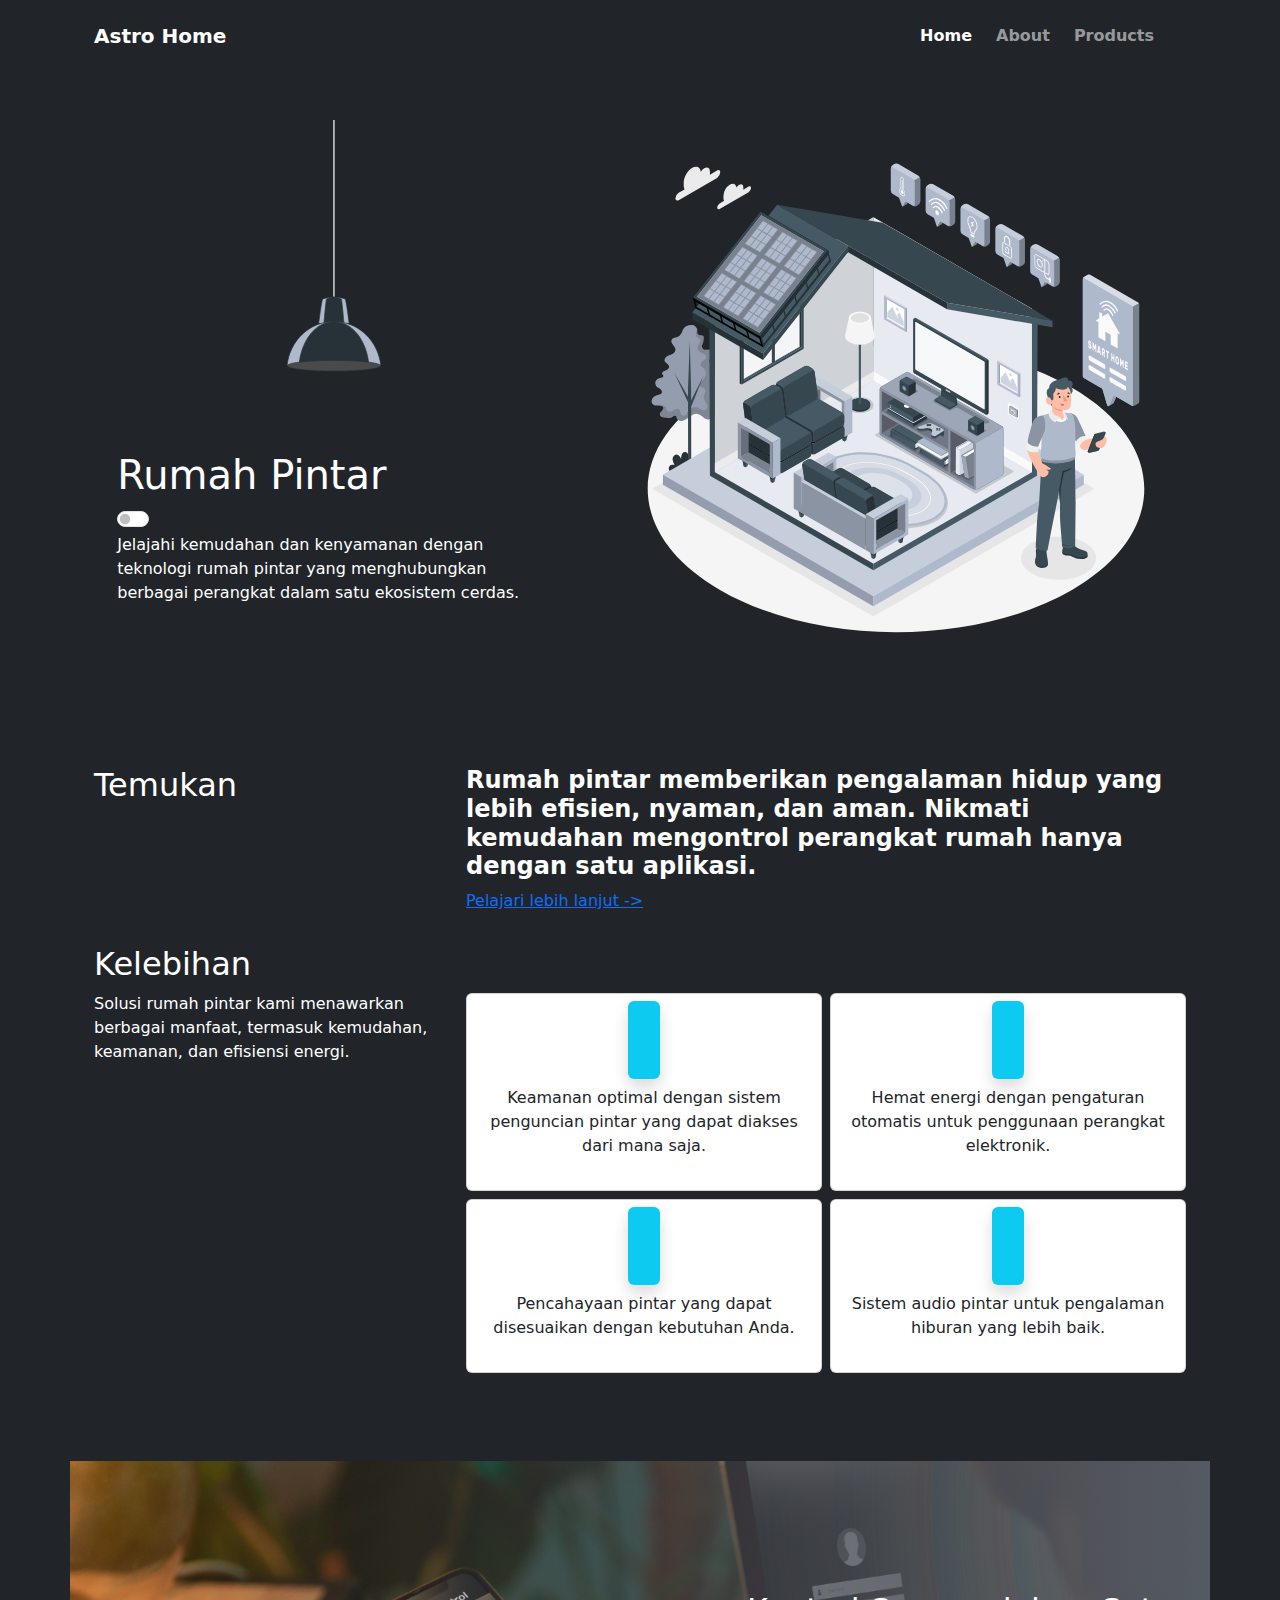
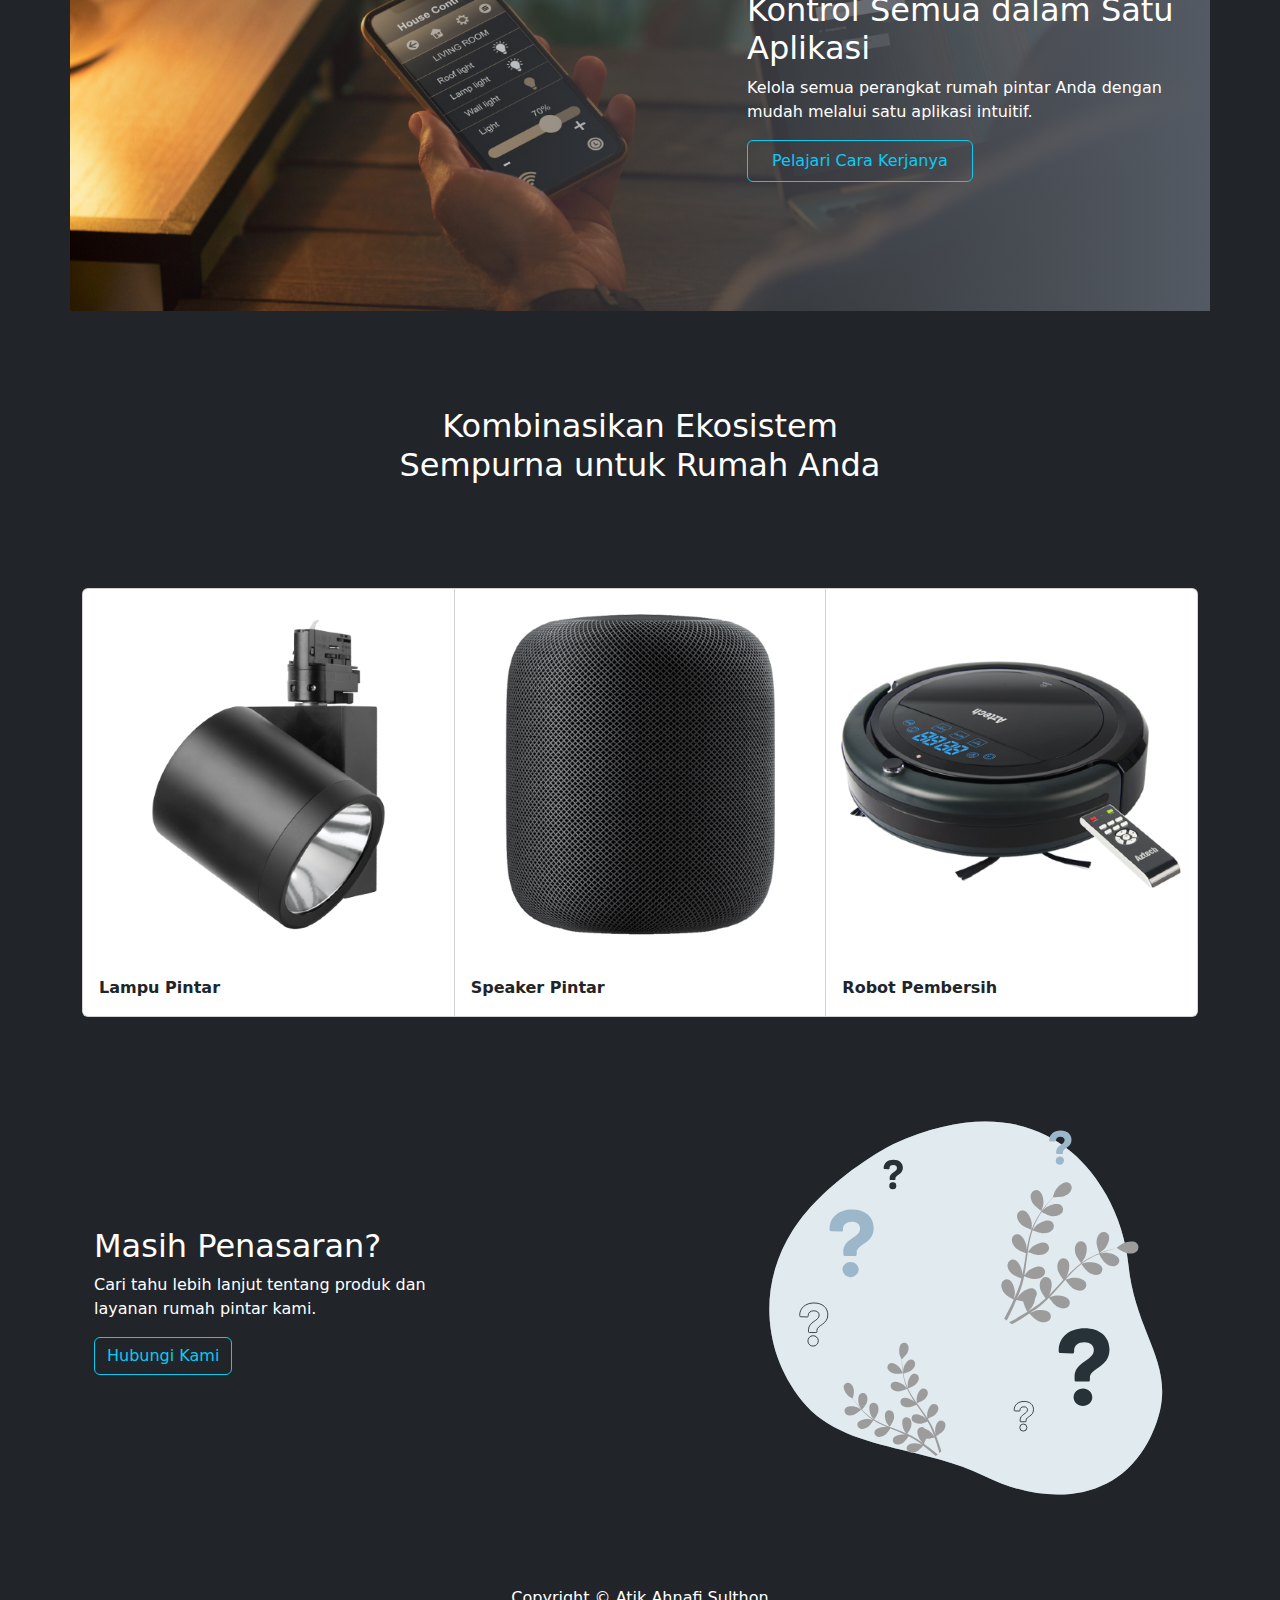
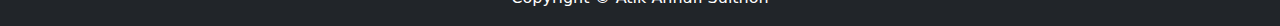
<file: index.html>
<!DOCTYPE html>
<html lang="en">
  <head>
    <meta charset="UTF-8" />
    <meta name="viewport" content="width=device-width, initial-scale=1.0" />
    <link rel="stylesheet" href="src/css/bootstrap.min.css" />
    <link rel="stylesheet" href="src/css/style.css" />
    <link
      rel="stylesheet"
      href="https://cdnjs.cloudflare.com/ajax/libs/font-awesome/6.5.2/css/all.min.css"
      integrity="sha512-SnH5WK+bZxgPHs44uWIX+LLJAJ9/2PkPKZ5QiAj6Ta86w+fsb2TkcmfRyVX3pBnMFcV7oQPJkl9QevSCWr3W6A=="
      crossorigin="anonymous"
      referrerpolicy="no-referrer"
    />
    <title>Menghadirkan Masa Depan ke Rumah Anda</title>
  </head>
  <body class="bg-dark">
    <!-- navbar -->
    <header>
      <nav class="navbar navbar-expand-lg py-3 navbar-dark bg-dark">
        <div class="container px-4">
          <a class="navbar-brand fw-bold" href="#">Astro Home</a>
          <button
            class="navbar-toggler"
            type="button"
            data-bs-toggle="collapse"
            data-bs-target="#navbarNav"
            aria-controls="navbarNav"
            aria-expanded="false"
            aria-label="Toggle navigation"
          >
            <span class="navbar-toggler-icon"></span>
          </button>
          <div class="collapse navbar-collapse" id="navbarNav">
            <ul class="navbar-nav ms-auto gap-2 my-2 my-lg-0">
              <li class="nav-item">
                <a
                  class="nav-link fw-bold text-body-dark active"
                  aria-current="page"
                  href="#"
                  >Home</a
                >
              </li>
              <li class="nav-item">
                <a class="nav-link fw-bold text-body-dark" href="#about"
                  >About</a
                >
              </li>
              <li class="nav-item">
                <a class="nav-link fw-bold text-body-dark" href="#product"
                  >Products</a
                >
              </li>
              <li class="nav-item">
                <a
                  class="nav-link fw-bold text-body-dark"
                  href="pages/auth-page.html"
                  ><i class="fa-solid fa-home"></i
                ></a>
              </li>
            </ul>
          </div>
        </div>
      </nav>
    </header>
    <!-- navbar end -->
    <!-- main -->
    <main>
      <!-- hero -->
      <section id="hero" class="container px-4 py-5 mx-auto">
        <div class="row d-flex justify-content-around">
          <div class="col-md-5 text-white">
            <div class="d-flex justify-content-center">
              <img
                src="src/img/lamp-off.svg"
                alt="lamp"
                class="d-none d-lg-block img-fluid"
                id="lamp"
              />
            </div>
            <div>
              <h1 class="">Rumah Pintar</h1>
              <div class="form-check form-switch d-none d-lg-block">
                <input
                  class="form-check-input"
                  type="checkbox"
                  role="switch"
                  id="toggleLamp"
                />
              </div>
              <p>
                Jelajahi kemudahan dan kenyamanan dengan teknologi rumah pintar
                yang menghubungkan berbagai perangkat dalam satu ekosistem
                cerdas.
              </p>
            </div>
          </div>
          <div class="col-md-6">
            <img
              src="src/img/smart-home.svg"
              alt="image smart home"
              class="img-fluid"
            />
          </div>
        </div>
      </section>
      <!-- end hero -->

      <!-- about -->
      <section id="about" class="container px-4 my-5 text-white">
        <div class="row py-3">
          <div class="col-md-4">
            <h2 class="">Temukan</h2>
          </div>
          <div class="col-md-8">
            <p class="fw-bold h4">
              Rumah pintar memberikan pengalaman hidup yang lebih efisien,
              nyaman, dan aman. Nikmati kemudahan mengontrol perangkat rumah
              hanya dengan satu aplikasi.
            </p>
            <a href="#">Pelajari lebih lanjut -></a>
          </div>
        </div>
        <div class="row my-3">
          <div class="col-md-4">
            <h2 class="">Kelebihan</h2>
            <p>
              Solusi rumah pintar kami menawarkan berbagai manfaat, termasuk
              kemudahan, keamanan, dan efisiensi energi.
            </p>
          </div>
          <div class="col-md-8">
            <!--  -->
            <div class="row pt-5 pb-4 g-2 row-cols-md-4">
              <div class="col-md-6">
                <div class="card">
                  <div class="card-body text-center  ">
                    <i class="fas fa-lock fs-1 bg-info p-3 rounded shadow text-white"></i>
                    <p class="card-text my-3">
                      Keamanan optimal dengan sistem penguncian pintar yang
                      dapat diakses dari mana saja.
                    </p>
                  </div>
                </div>
              </div>
              <div class="col-md-6">
                <div class="card">
                  <div class="card-body text-center ">
                    <i class="fas fa-bolt fs-1 bg-info p-3 rounded shadow text-white"></i>
                    <p class="card-text my-3">
                      Hemat energi dengan pengaturan otomatis untuk penggunaan
                      perangkat elektronik.
                    </p>
                  </div>
                </div>
              </div>
              <div class="col-md-6">
                <div class="card">
                  <div class="card-body text-center ">
                    <i class="fas fa-lightbulb fs-1 bg-info p-3 rounded shadow text-white"></i>
                    <p class="card-text my-3">
                      Pencahayaan pintar yang dapat disesuaikan dengan kebutuhan
                      Anda.
                    </p>
                  </div>
                </div>
              </div>
              <div class="col-md-6">
                <div class="card">
                  <div class="card-body text-center ">
                    <i class="fas fa-volume-up fs-1 bg-info p-3 rounded shadow text-white"></i>
                    <p class="card-text my-3">
                      Sistem audio pintar untuk pengalaman hiburan yang lebih
                      baik.
                    </p>
                  </div>
                </div>
              </div>
            </div>
          </div>
        </div>
        <div class="row"></div>
      </section>
      <!-- end about -->

      <!-- how it works -->
      <section id="howItWork" class="container my-5 text-white">
        <div
          id="text-howItWork"
          class="row my-5 justify-content-end align-items-center"
        >
          <div class="col-md-5 my-5 py-3">
            <h2>Kontrol Semua dalam Satu Aplikasi</h2>
            <p>
              Kelola semua perangkat rumah pintar Anda dengan mudah melalui satu
              aplikasi intuitif.
            </p>
            <button class="btn btn-outline-info d-flex px-4 py-2">
              Pelajari Cara Kerjanya
            </button>
          </div>
        </div>
      </section>
      <!-- end how it works -->

      <!-- tagline -->
      <section id="product" class="container px-4 my-5 text-white">
        <div class="row my-5">
          <div class="col-md-12 text-center py-5">
            <h2>
              Kombinasikan Ekosistem <br />
              Sempurna untuk Rumah Anda
            </h2>
          </div>
        </div>
      </section>
      <!-- end tagline -->

      <!-- products -->
      <section class="container">
        <div class="card-group">
          <div class="card">
            <img
              src="src/img/smart-lamp.png"
              class="card-img-top"
              alt="Smart Lamp"
            />
            <div class="card-body">
              <p class="card-text fw-bold">Lampu Pintar</p>
            </div>
          </div>
          <div class="card">
            <img
              src="src/img/smart-speaker.png"
              class="card-img-top"
              alt="Smart Speaker"
            />
            <div class="card-body">
              <p class="card-text fw-bold">Speaker Pintar</p>
            </div>
          </div>
          <div class="card">
            <img
              src="src/img/robot-cleaner.png"
              class="card-img-top"
              alt="Robot Cleaner"
            />
            <div class="card-body">
              <p class="card-text fw-bold">Robot Pembersih</p>
            </div>
          </div>
        </div>
      </section>
      <!-- end products -->

      <!-- contact -->
      <section class="container text-white my-5 px-4">
        <div class="row justify-content-between align-items-center gap-2">
          <div class="col-md-4">
            <h2>Masih Penasaran?</h2>
            <p>
              Cari tahu lebih lanjut tentang produk dan layanan rumah pintar
              kami.
            </p>
            <button class="btn btn-outline-info">Hubungi Kami</button>
          </div>
          <div class="col-md-5  rounded my-3">
            <img
              src="src/img/questions-animate.svg"
              alt="Contact Us"
              class="img-fluid"
            />
          </div>
        </div>
      </section>
      <!-- end contact -->
    </main>
    <!-- end main -->

    <!-- footer -->
    <footer class="container text-white my-3">
      <div class="row">
        <div class="col-md-12 text-center">
          Copyright &copy; Atik Ahnafi Sulthon
        </div>
      </div>
    </footer>
    <!-- end footer -->
    <script src="src/js/bootstrap.min.js"></script>
    <script src="src/js/main.js"></script>
  </body>
</html>
</file>
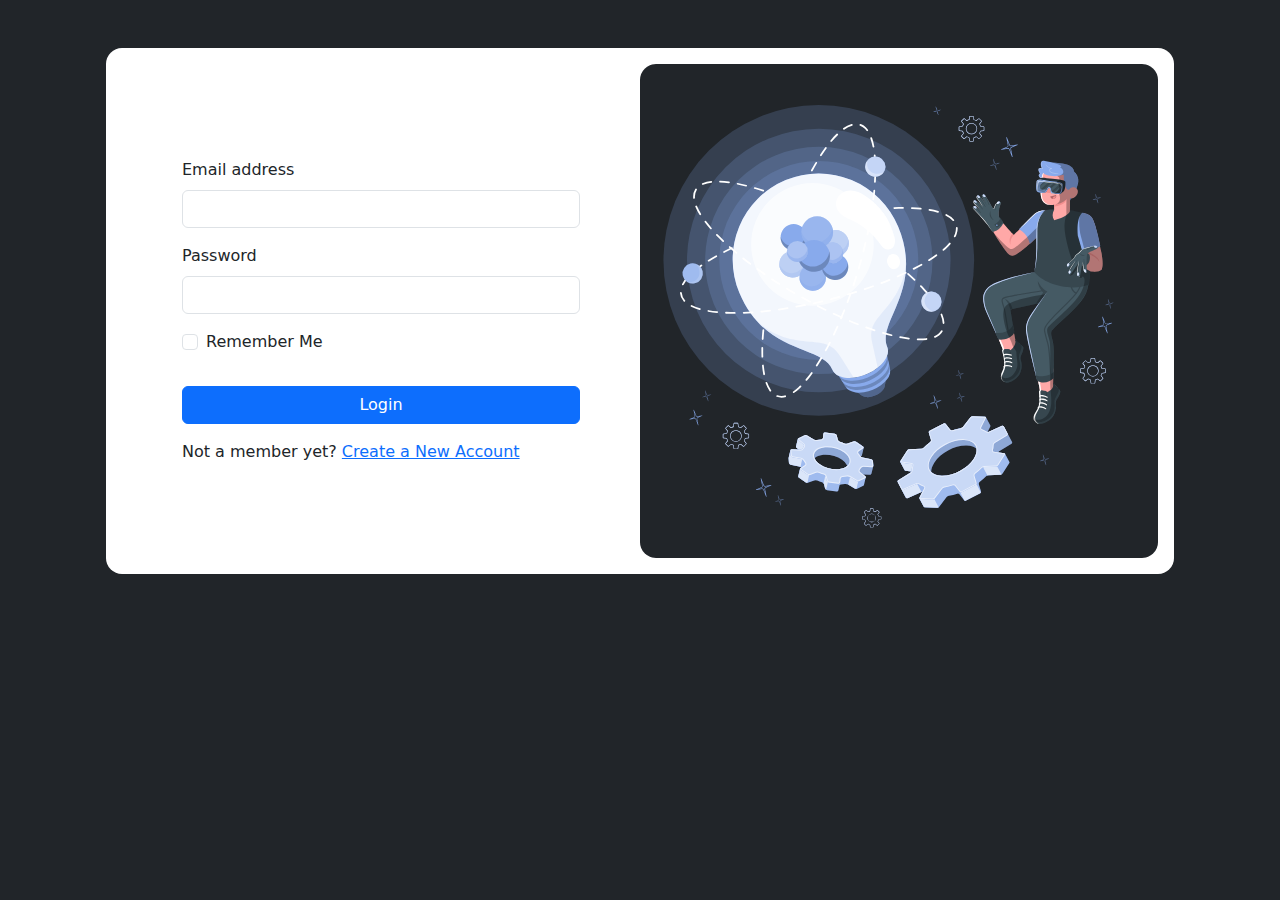
<file: pages/auth-page.html>
<!DOCTYPE html>
<html lang="en">
  <head>
    <meta charset="UTF-8" />
    <meta name="viewport" content="width=device-width, initial-scale=1.0" />
    <link rel="stylesheet" href="../src/css/bootstrap.min.css" />
    <link rel="stylesheet" href="../src/css/style.css" />
    <title>login | register</title>
  </head>
  <body class="bg-dark">
    <main>
      <div class="container p-5">
        <div class="row d-flex flex-column-reverse flex-lg-row justify-content-center bg-white p-3 rounded-4 align-items-center">
          <div class="col-md-6">
            <form class="px-lg-5 py-3 py-lg-0 d-grid">
              <div class="mb-3">
                <label for="exampleInputEmail1" class="form-label"
                  >Email address</label
                >
                <input
                  type="email"
                  class="form-control"
                  id="exampleInputEmail1"
                  aria-describedby="emailHelp"
                />
              </div>
              <div class="mb-3">
                <label for="exampleInputPassword1" class="form-label"
                  >Password</label
                >
                <input
                  type="password"
                  class="form-control"
                  id="exampleInputPassword1"
                />
              </div>
              <div class="mb-3 form-check">
                <input type="checkbox" class="form-check-input" id="exampleCheck1">
                <label class="form-check-label" for="exampleCheck1">Remember Me</label>
              </div>
              <a class="btn btn-primary my-3" href="monitor.html">Login</a>
              <div>
                 Not a member yet? 
                  <a class="" href="#">Create a New Account</a>
              </div>
            </form>
          </div>
          <div class="col-md-6 bg-dark rounded-4">
            <img
              src="../src/img/innovation-animate.svg"
              alt="innovation-img"
              class="img-fluid"
            />
          </div>
        </div>
      </div>
    </main>

    <script src="../src/js/bootstrap.min.js"></script>
  </body>
</html>
</file>
<file: src/css/style.css>
/* * {
    border: 1px solid white;
} */

#hero {
    background: rgb(33,37,41);
    background: linear-gradient(313deg, rgba(33,37,41,0.9136904761904762) 0%, rgba(33,37,41,0.9024859943977591) 41%, rgba(33,37,41,1) 68%, rgba(33,37,41,1) 100%);
}

#lamp {
    max-width: 30%;
}

#howItWork {
    background: url('../img/smartphone-home.jpg') center no-repeat;
    background-size: cover;
    min-height: 50vh;
}

#text-howItWork {
    background: rgb(255,255,255);
    background: linear-gradient(90deg, rgba(255,255,255,0) 0%, rgb(84, 90, 99) 100%);
    min-height: 50vh;
}

@media (max-width: 768px){
    #text-howItWork {
        background: rgb(255,255,255);
        background: linear-gradient(270deg, rgba(255,255,255,0) 0%, rgb(84, 90, 99) 100%);
        min-height: 50vh;
    }
}
/* <!-- AEB9CC --> */
</file>
